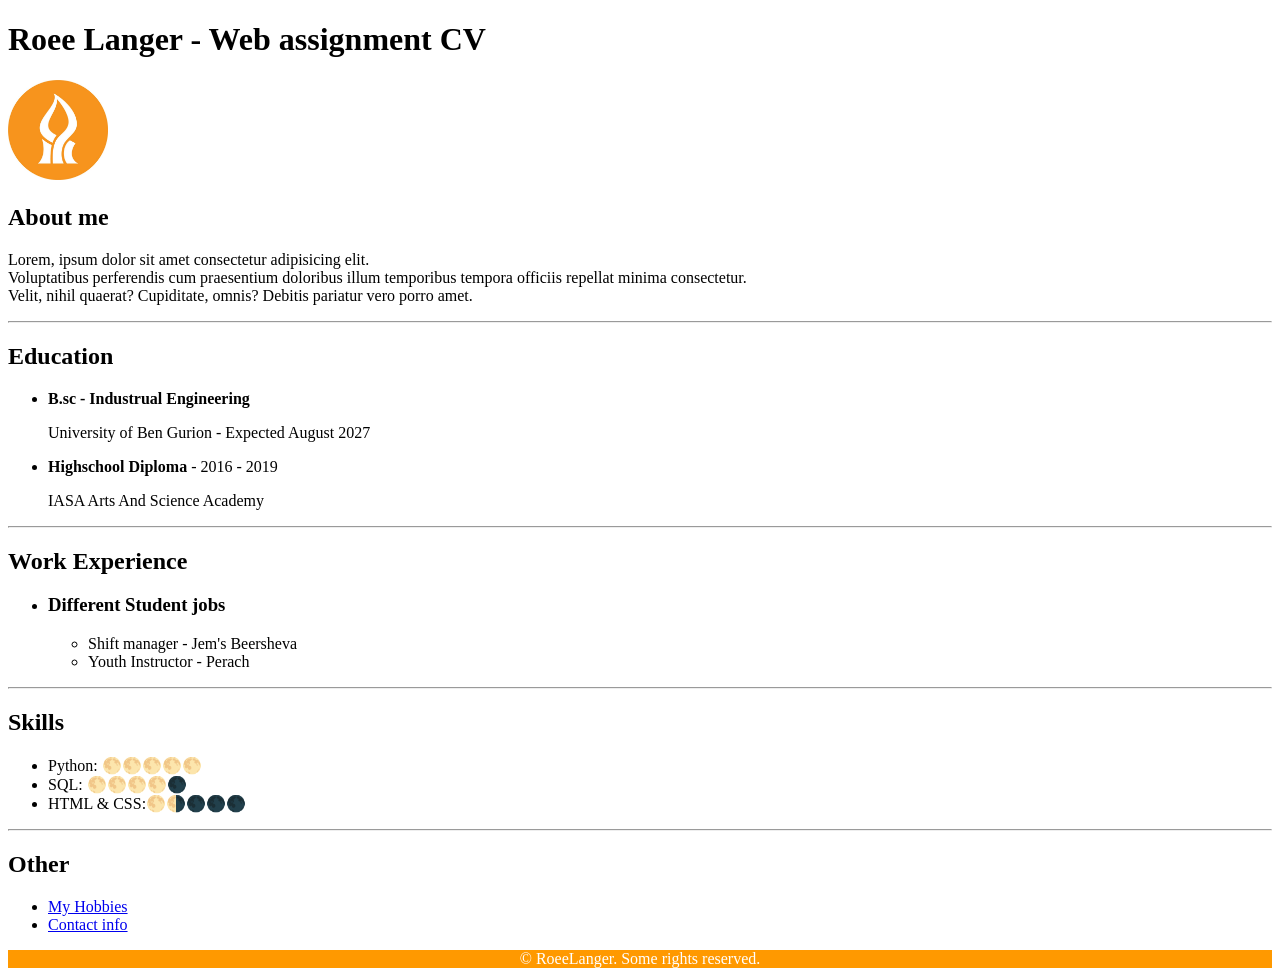
<file: Exercise 1 - CV/index.html>
<!DOCTYPE html>
<html lang="en">
<head>
    <meta charset="UTF-8">
    <meta name="viewport" content="width=device-width, initial-scale=1.0">
    <title>My Resume</title>
</head>
<body>
    <h1>Roee Langer - Web assignment CV</h1>
    <img alt="BGU logo" src="./images/just-logo.jpg" width="100">
    <h2>About me</h2>
    <p>Lorem, ipsum dolor sit amet consectetur adipisicing elit.<br> Voluptatibus perferendis cum praesentium doloribus illum temporibus tempora officiis repellat minima consectetur.<br> Velit, nihil quaerat? Cupiditate, omnis? Debitis pariatur vero porro amet.</p>
    <hr>
    <h2>Education</h2>
    <ul>
        <li><b>B.sc - Industrual Engineering</b></li>
        <p>University of Ben Gurion - Expected August 2027</p>
        <li><b>Highschool Diploma</b> - 2016 - 2019</li>
        <p>IASA Arts And Science Academy </p>
    </ul>
    <hr>
    <h2>Work Experience</h2>
    <ul>
        <li><h3>Different Student jobs</h3></li>
        <ul>
            <li>Shift manager - Jem's Beersheva</li>
            <li>Youth Instructor - Perach</li>
        </ul>
    </ul>
    <hr>
    <h2>Skills</h2>
    <ul>
        <li>Python: 🌕🌕🌕🌕🌕   </li>
        <li>SQL: 🌕🌕🌕🌕🌑</li>
        <li>HTML & CSS:🌕🌗🌑🌑🌑</li>

    </ul>
    <hr>
    <h2>Other</h2>
    <ul>
        <li><a href="hobbies.html"> My Hobbies</a></li>
        <li> <a href="contact.html"> Contact info</a></li>
    </ul>
    <footer style = "text-align: center; background-color: #ff9900; color: white;">© RoeeLanger. Some rights reserved.</footer>
</body>
</html>
</file>
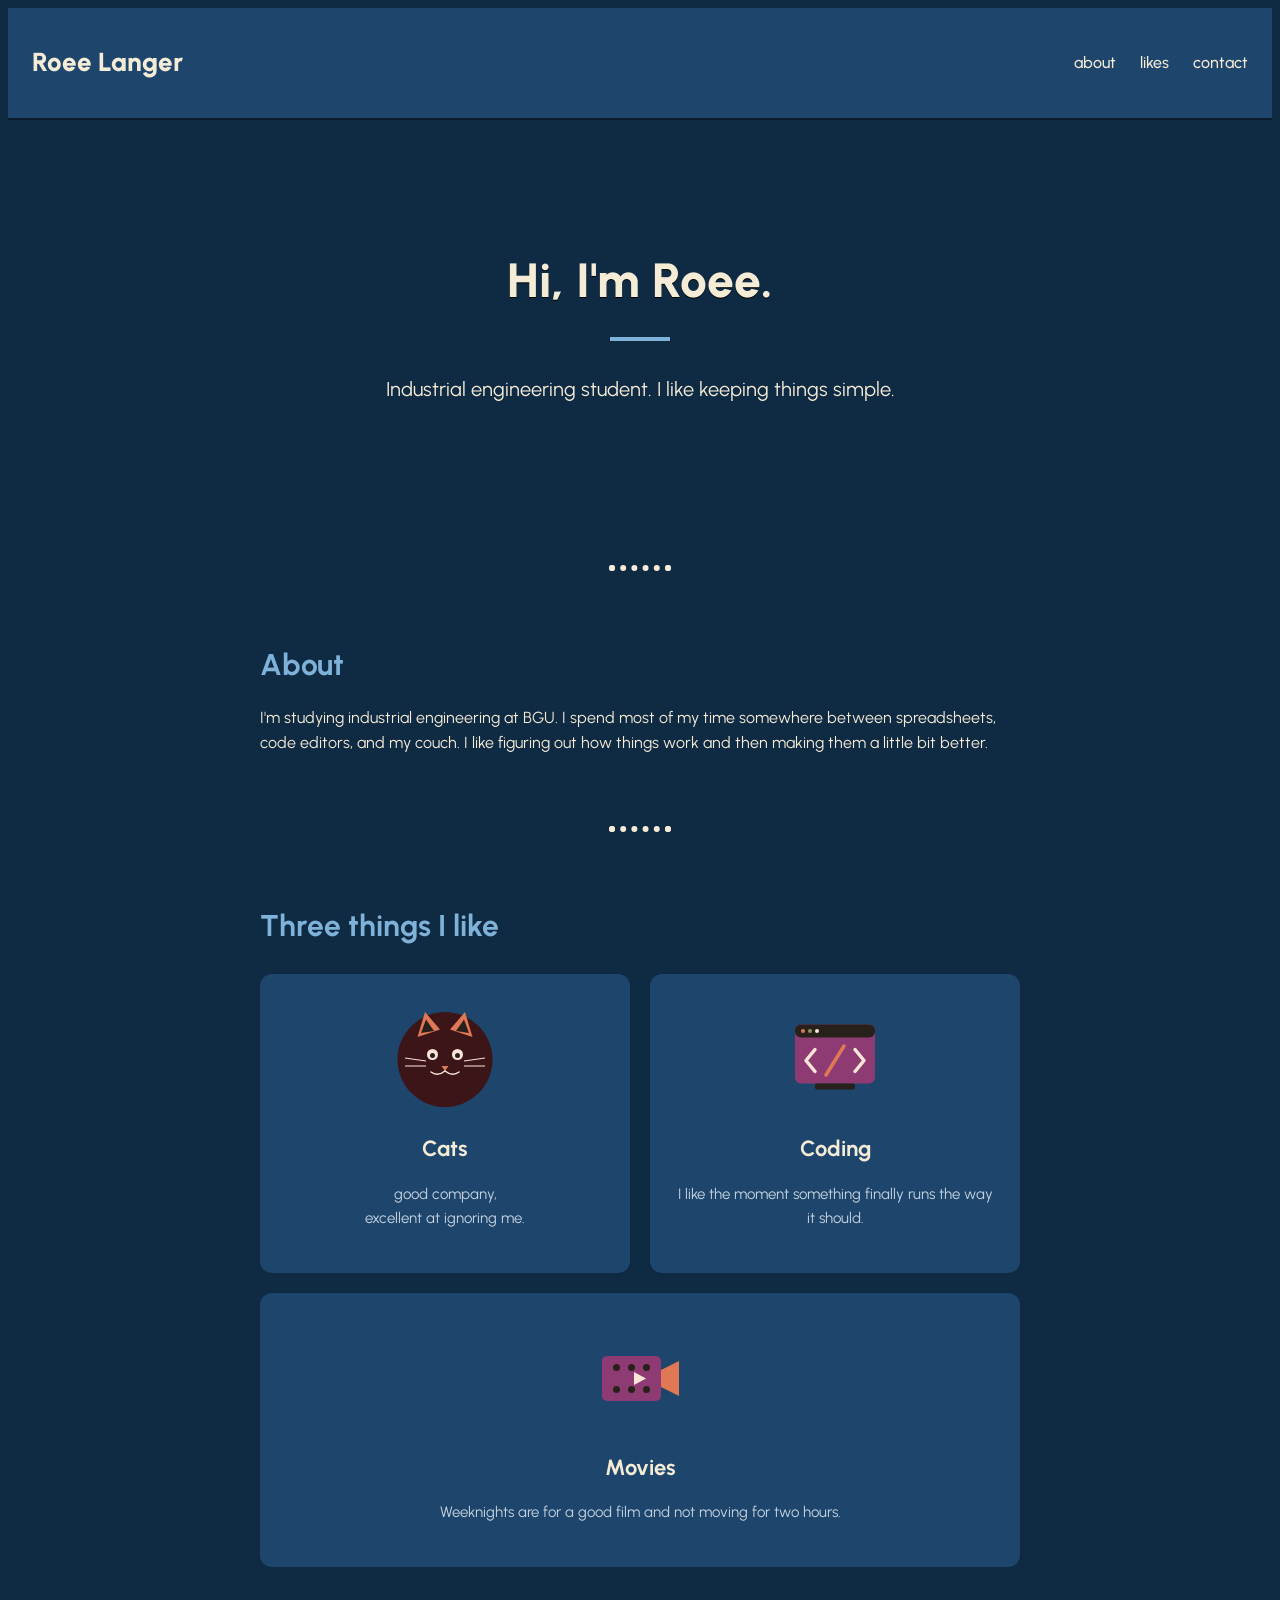
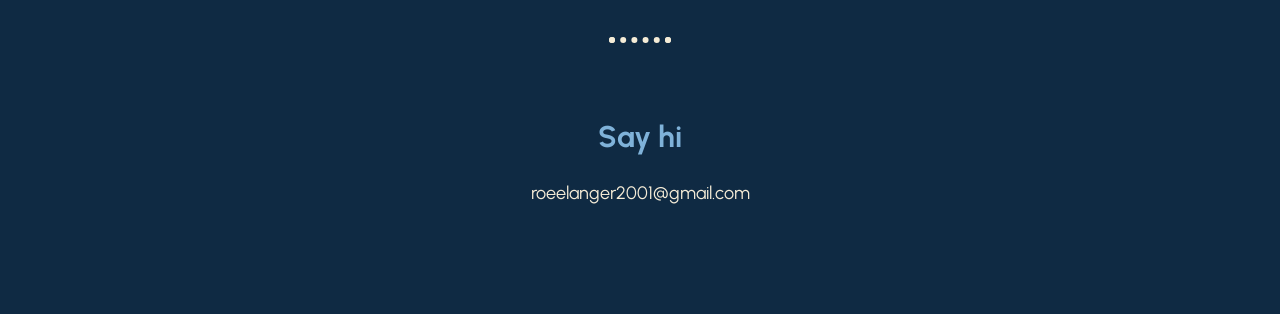
<file: Exercise 2 - CSS/index.html>
<!DOCTYPE html>
<html lang="en">
<head>
    <meta charset="UTF-8">
    <meta name="viewport" content="width=device-width, initial-scale=1.0">
    <title>Roee Langer</title>
    <link rel="stylesheet" href="styles.css">
    <link rel="preconnect" href="https://fonts.googleapis.com">
    <link rel="preconnect" href="https://fonts.gstatic.com" crossorigin>
    <link href="https://fonts.googleapis.com/css2?family=Urbanist:ital,wght@0,100..900;1,100..900&display=swap" rel="stylesheet">
</head>
<body>
    <div class="TopBar">
        <span><p>Roee Langer</p></span>
        <nav>
            <a href="#about">about</a>
            <a href="#likes">likes</a>
            <a href="#contact">contact</a>
        </nav>
    </div>

    <header class="hero">
        <h1>Hi, I'm Roee.</h1>
        <p class="tagline">Industrial engineering student. I like keeping things simple.</p>
    </header>

    <hr>

    <section id="about" class="about">
        <h2>About</h2>
        <p>
            I'm studying industrial engineering at BGU. I spend most of my time
            somewhere between spreadsheets, code editors, and my couch. I like
            figuring out how things work and then making them a little bit better.
        </p>
    </section>

    <hr>

    <section id="likes" class="likes">
        <h2>Three things I like</h2>
        <div class="cards">
            <div class="card">
                <img src="images/cat.svg" alt="a drawing of a cat">
                <h3>Cats</h3>
                <p>good company,<br> excellent at ignoring me.</p>
            </div>
            <div class="card">
                <img src="images/code.svg" alt="a drawing of a code editor">
                <h3>Coding</h3>
                <p>I like the moment something finally runs the way it should.</p>
            </div>
            <div class="card">
                <img src="images/movie.svg" alt="a drawing of a film camera">
                <h3>Movies</h3>
                <p>Weeknights are for a good film and not moving for two hours.</p>
            </div>
        </div>
    </section>

    <hr>

    <footer id="contact" class="contact">
        <h2>Say hi</h2>
        <p>roeelanger2001@gmail.com</p>
    </footer>
</body>
</html>
</file>
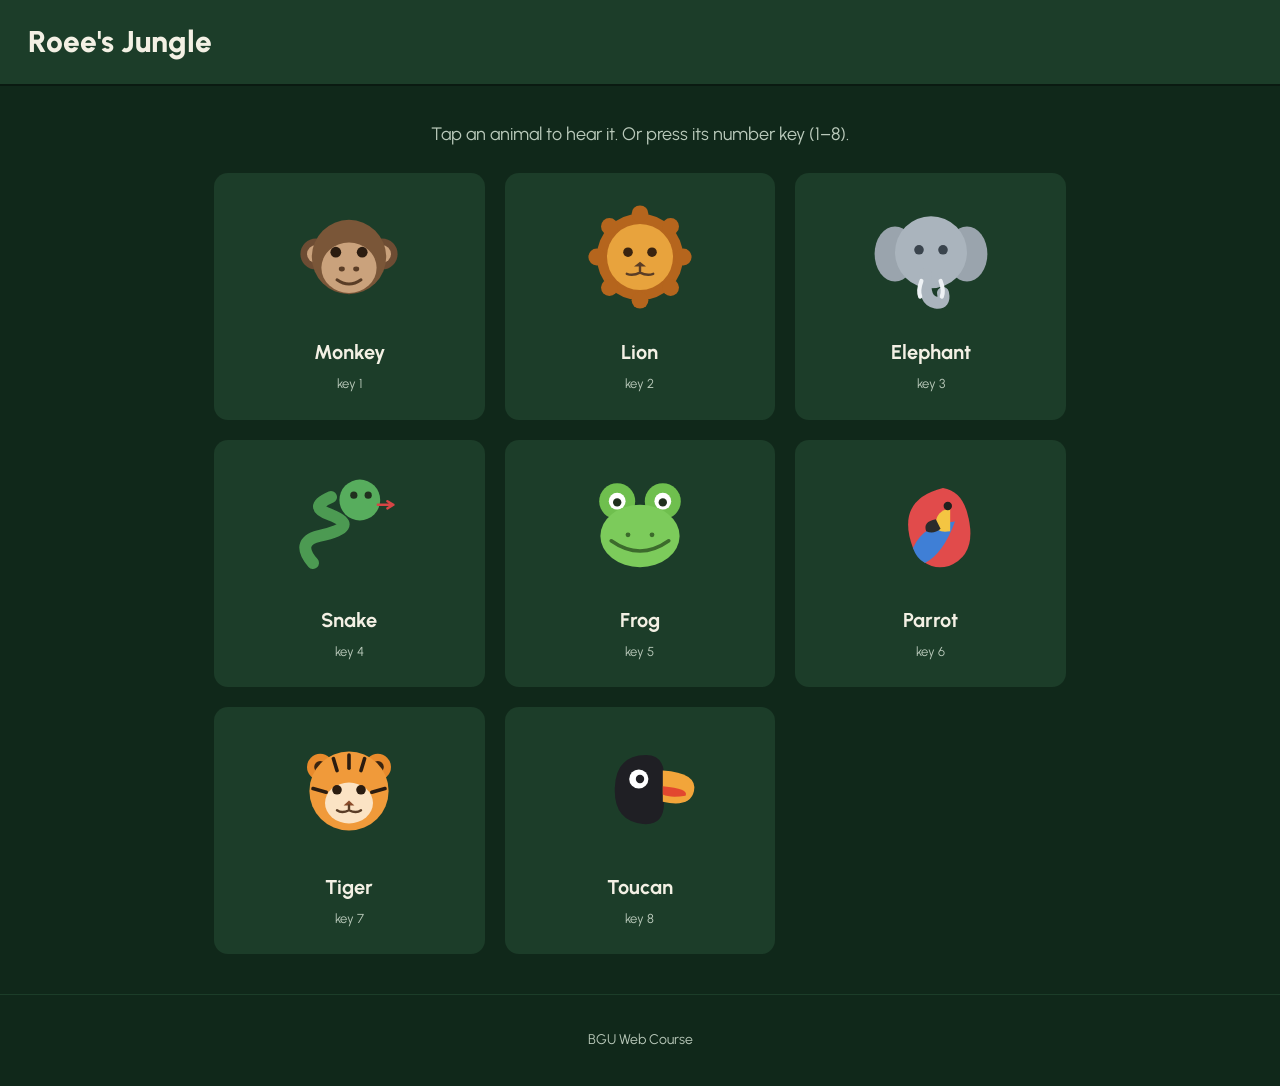
<file: Exercise 3 -JS/index.html>
<!DOCTYPE html>
<html lang="en">
<head>
    <meta charset="UTF-8">
    <meta name="viewport" content="width=device-width, initial-scale=1.0">
    <title>Roee's Jungle</title>
    <link rel="stylesheet" href="styles.css">
    <link rel="preconnect" href="https://fonts.googleapis.com">
    <link rel="preconnect" href="https://fonts.gstatic.com" crossorigin>
    <link href="https://fonts.googleapis.com/css2?family=Urbanist:wght@400;600;800&display=swap" rel="stylesheet">
</head>
<body>
    <header class="top">
        <h1>Roee's Jungle</h1>
    </header>

    <p class="intro">
        Tap an animal to hear it. Or press its number key (1–8).
    </p>

    <!-- cards are built by script.js -->
    <main id="jungle" class="jungle"></main>

    <footer class="foot">
        <p>BGU Web Course</p>
    </footer>

    <script src="script.js"></script>
</body>
</html>
</file>
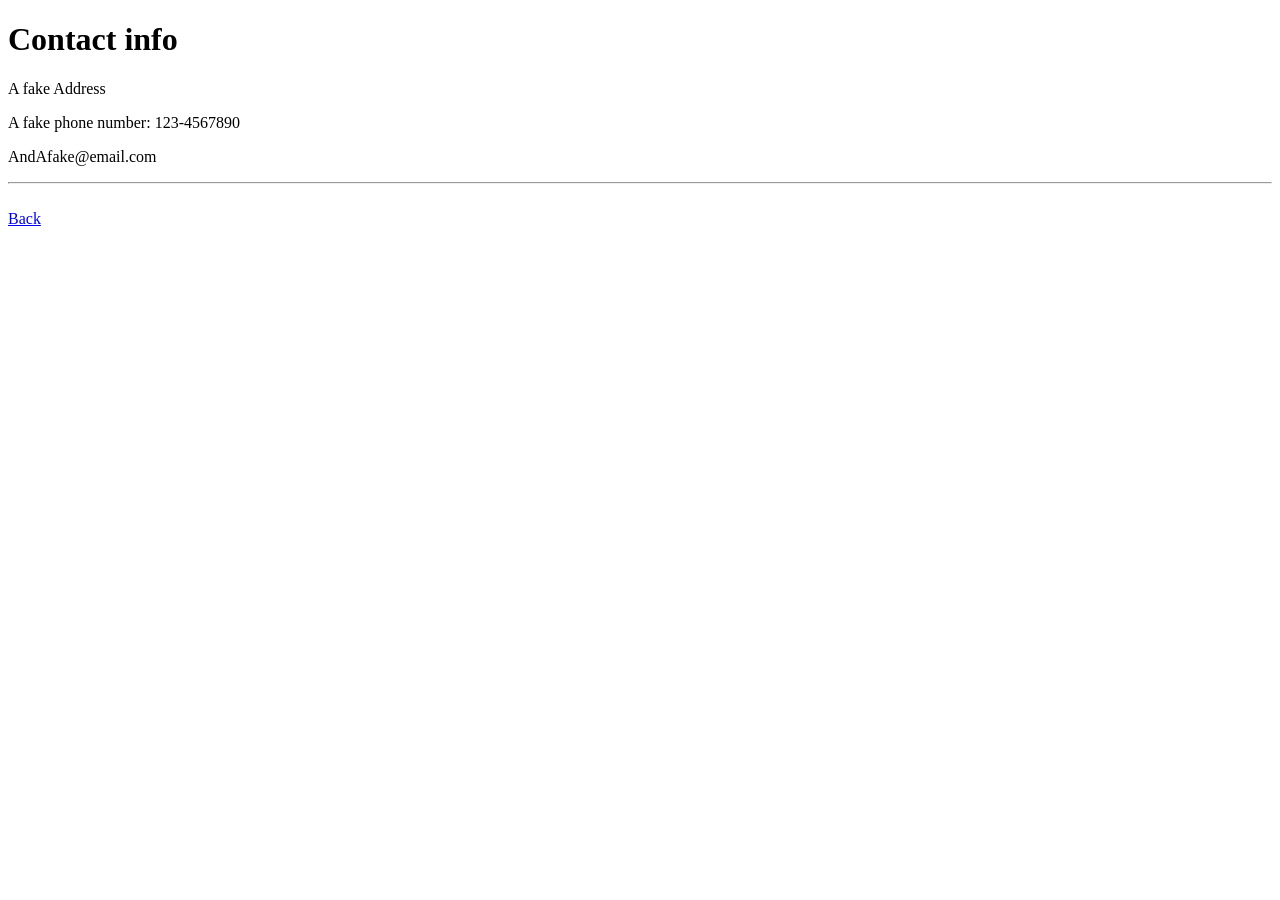
<file: Exercise 1 - CV/contact.html>
<!DOCTYPE html>
<html lang="en">
<head>
    <meta charset="UTF-8">
    <meta name="viewport" content="width=device-width, initial-scale=1.0">
    <title>Contact Info</title>
</head>
<body>
    <h1>Contact info</h1>
<p>A fake Address</p>
<p> A fake phone number: 123-4567890</p>
<p> AndAfake@email.com</p>
    <hr>
<br>
<a href="index.html">Back</a>
</body>
</html>
</file>
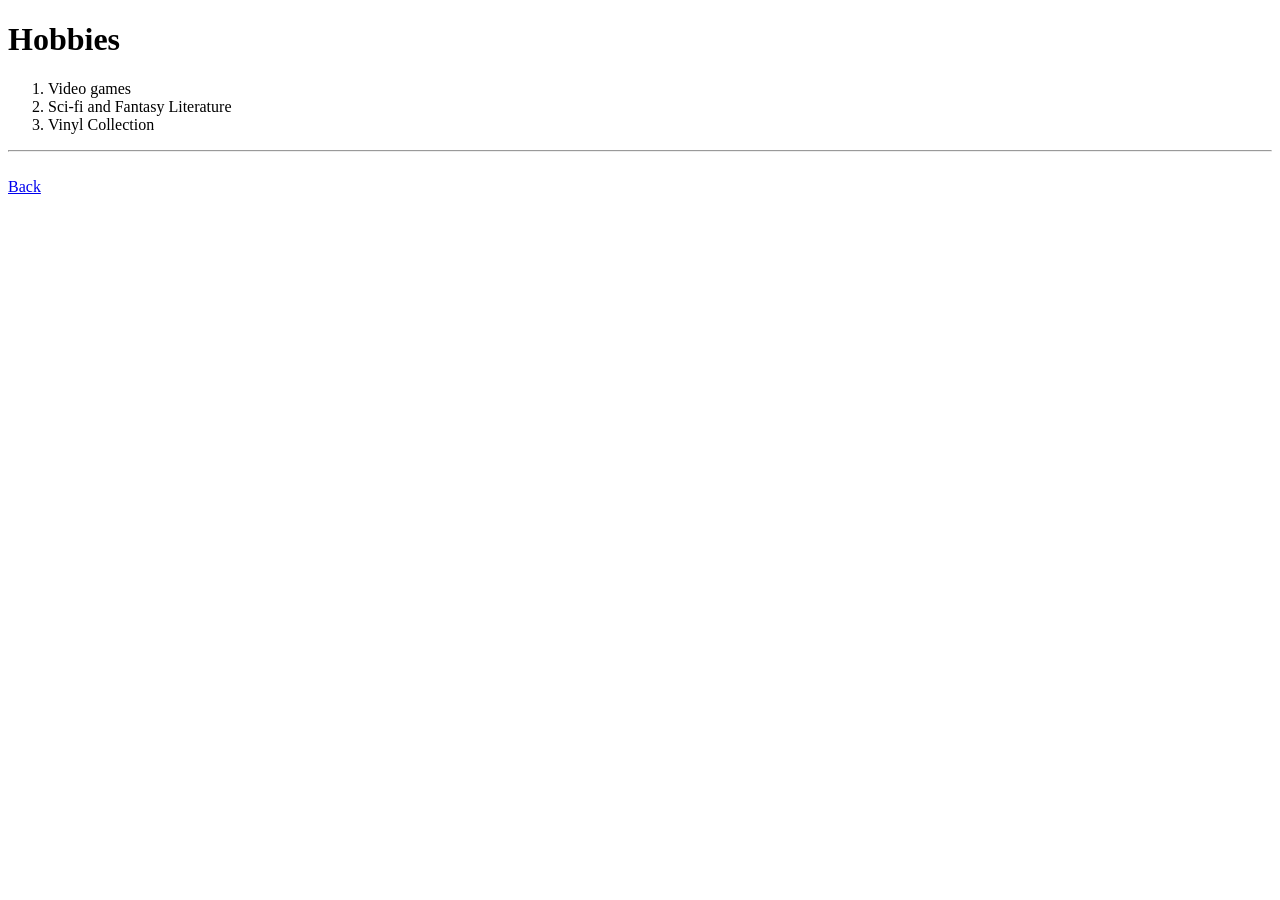
<file: Exercise 1 - CV/hobbies.html>
<!DOCTYPE html>
<html lang="en">
<head>
    <meta charset="UTF-8">
    <meta name="viewport" content="width=device-width, initial-scale=1.0">
    <title>My Hobbies</title>
</head>
<body>
    <h1>Hobbies</h1>
    <ol>
        <li>Video games</li>
        <li>Sci-fi and Fantasy Literature</li>
        <li>Vinyl Collection</li>
    </ol>
    <hr>
<br>
<a href="index.html">Back</a>
</body>
</html>
</file>
<file: Exercise 2 - CSS/styles.css>
/* palette */
:root {
    --base: #0f2a43;    
    --panel: #1e456b;   
    --cream: #f5ecd7;    
    --accent: #7fb2d9;    
    --muted: #c3d2e0;     
}


body {
    font-family: "Urbanist", sans-serif;
    background-color: var(--base);
    color: var(--cream);
    line-height: 1.6;

}
header h1{
    text-shadow: 0 1px 0 #000000;
}

.TopBar {
    display: flex;
    justify-content: space-between;
    align-items: center;
    flex-wrap: wrap;
    background-color: var(--panel);
    border-bottom: 2px solid #0a1c2e;
    padding: 8px 24px;
}

.TopBar span {
    font-size: 26px;
    font-weight: 800;
}

.TopBar nav a {
    color: var(--cream);
    text-decoration: none;
    margin-left: 20px;
    font-weight: 500;
    transition: color 0.2s ease;
}

.TopBar nav a:hover {
    color: var(--accent);
}

.hero {
    text-align: center;
    padding: 90px 24px 70px;
}

.hero h1 {
    font-size: 48px;
    font-weight: 800;
}

.hero h1::after {
    content: "";
    display: block;
    width: 60px;
    height: 4px;
    margin: 18px auto 0;
    background-color: var(--accent);
}

.tagline {
    margin-top: 20px;
    color: var(--cream);
    font-size: 20px;
}

hr {
    border: dotted var(--cream  ) 6px;
    border-bottom: none;
    width: 4%;
    margin: 70px auto;
}

section, footer {
    max-width: 760px;
    margin: 0 auto;
    padding: 0 24px;
}

h2 {
    font-size: 30px;
    font-weight: 700;
    margin-bottom: 16px;
    color: var(--accent);
}

.cards {
    display: flex;
    flex-wrap: wrap;
    gap: 20px;
    margin-top: 24px;
}

.card {
    flex: 1;
    min-width: 200px;
    background-color: var(--panel);
    border-radius: 12px;
    padding: 28px 22px;
    text-align: center;
    transition: transform 0.2s ease;
}

.card:hover {
    transform: translateY(-6px);
}

.card img {
    width: 110px;
    height: 110px;
}

.card .emoji {
    display: inline-block;
    font-size: 46px;
    line-height: 110px;
    color: var(--accent);
}

.card h3 {
    margin: 12px 0 8px;
    font-size: 22px;
}

.card p {
    font-size: 15px;
    color: var(--muted);
}

.contact {
    text-align: center;
    padding-bottom: 80px;
}

.contact p {
    font-size: 18px;
}

.small {
    margin-top: 30px;
    font-size: 13px;
    color: var(--cream);
}

@media (max-width: 600px) {
    .hero h1 {
        font-size: 36px;
    }
    .cards {
        flex-direction: column;
    }
    .TopBar nav a {
        margin: 0 10px;
    }
}
</file>
<file: Exercise 3 -JS/styles.css>
:root {
    --deep: #10281a;
    --leaf: #1c3d29;
    --moss: #2f5d3e;
    --lime: #8fd694;
    --cream: #f3f0e4;
    --muted: #b9c9ba;
}

* {
    box-sizing: border-box;
}

body {
    margin: 0;
    font-family: "Urbanist", sans-serif;
    background: var(--deep);
    color: var(--cream);
    line-height: 1.6;
}

.top {
    display: flex;
    justify-content: space-between;
    align-items: center;
    flex-wrap: wrap;
    gap: 12px;
    padding: 18px 28px;
    background: var(--leaf);
    border-bottom: 2px solid #0a1a11;
}

.top h1 {
    margin: 0;
    font-size: 30px;
    font-weight: 800;
}

.intro {
    text-align: center;
    color: var(--muted);
    font-size: 18px;
    margin: 34px 20px 10px;
}

.jungle {
    display: grid;
    grid-template-columns: repeat(auto-fill, minmax(200px, 1fr));
    gap: 20px;
    max-width: 900px;
    margin: 24px auto 40px;
    padding: 0 24px;
}

.card {
    background: var(--leaf);
    border-radius: 14px;
    padding: 22px 16px;
    text-align: center;
    cursor: pointer;
    border: 2px solid transparent;
    transition: transform 0.15s ease, border-color 0.15s ease;
}

.card:hover {
    transform: translateY(-6px);
    border-color: var(--moss);
}

/* small bounce when an animal is played */
.card.playing {
    animation: pop 0.35s ease;
    border-color: var(--lime);
}

@keyframes pop {
    50% { transform: scale(1.08); }
}

.card img {
    width: 120px;
    height: 120px;
}

.card h3 {
    margin: 12px 0 2px;
    font-size: 20px;
}

.card .key {
    font-size: 13px;
    color: var(--muted);
}

.foot {
    text-align: center;
    color: var(--muted);
    font-size: 14px;
    padding: 20px;
    border-top: 1px solid var(--leaf);
}

@media (max-width: 500px) {
    .top { justify-content: center; }
    .jungle { grid-template-columns: 1fr 1fr; }
    .card img { width: 90px; height: 90px; }
}
</file>
